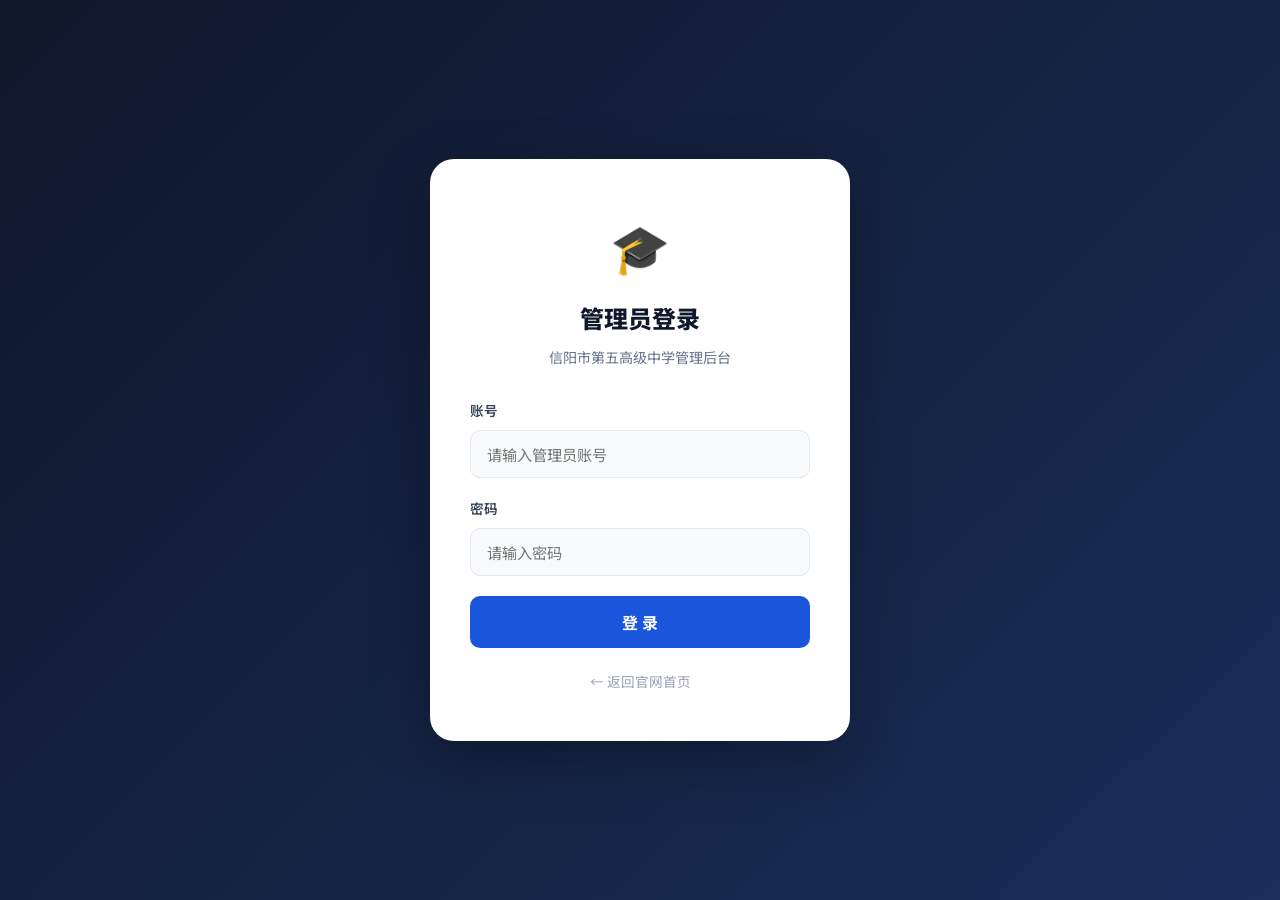
<file: admin.html>
<!DOCTYPE html>
<html lang="zh-CN">
<head>
  <meta charset="UTF-8" />
  <meta name="viewport" content="width=device-width, initial-scale=1.0" />
  <title>管理后台 - 信阳市第五高级中学</title>
  <link rel="stylesheet" href="css/style.css" />
  <link rel="stylesheet" href="css/admin.css" />
  <link rel="preconnect" href="https://fonts.googleapis.com" />
  <link href="https://fonts.googleapis.com/css2?family=Noto+Sans+SC:wght@300;400;500;700;900&display=swap" rel="stylesheet" />
</head>
<body>

  <div class="admin-wrap" id="app">

    <!-- Login Panel -->
    <div class="login-panel" id="loginPanel">
      <div class="login-card">
        <div class="login-logo">🎓</div>
        <h1>管理员登录</h1>
        <p>信阳市第五高级中学管理后台</p>
        <form id="loginForm" onsubmit="handleLogin(event)">
          <div class="form-group">
            <label for="username">账号</label>
            <input type="text" id="username" placeholder="请输入管理员账号" required autocomplete="username" />
          </div>
          <div class="form-group">
            <label for="password">密码</label>
            <input type="password" id="password" placeholder="请输入密码" required autocomplete="current-password" />
          </div>
          <div class="form-error" id="loginError" style="display:none"></div>
          <button type="submit" class="btn-login" id="loginBtn">登 录</button>
        </form>
        <a href="index.html" class="back-home">← 返回官网首页</a>
      </div>
    </div>

    <!-- Dashboard Panel -->
    <div class="dashboard" id="dashboard" style="display:none">
      <!-- Header -->
      <header class="dash-header">
        <div class="dash-header-inner">
          <div class="dash-title">
            <span>🎓</span>
            <h2>信阳市第五高级中学 <span>管理后台</span></h2>
          </div>
          <div class="dash-actions">
            <a href="index.html" class="dash-btn dash-btn-ghost" target="_blank">👁 查看官网</a>
            <button class="dash-btn dash-btn-danger" onclick="handleLogout()">退出登录</button>
          </div>
        </div>
      </header>

      <!-- Tabs -->
      <div class="dash-tabs">
        <button class="dash-tab active" data-tab="list" onclick="switchTab('list')">📋 公告列表</button>
        <button class="dash-tab" data-tab="post" onclick="switchTab('post')">✏️ 发布公告</button>
        <button class="dash-tab" data-tab="edit" onclick="switchTab('edit')">🗑️ 管理公告</button>
      </div>

      <!-- Tab: 公告列表 -->
      <div class="tab-content" id="tab-list">
        <div class="dash-toolbar">
          <h3>所有公告</h3>
          <button class="dash-btn dash-btn-primary" onclick="switchTab('post')">+ 发布新公告</button>
        </div>
        <div class="announcements-list" id="adminList">
          <div class="loading-state"><div class="spinner"></div><p>加载中...</p></div>
        </div>
      </div>

      <!-- Tab: 发布公告 -->
      <div class="tab-content" id="tab-post" style="display:none">
        <div class="dash-form-card">
          <h3>发布新公告</h3>
          <form id="postForm" onsubmit="handlePost(event)">
            <div class="form-group">
              <label for="postTitle">公告标题 <span class="required">*</span></label>
              <input type="text" id="postTitle" placeholder="请输入公告标题" required maxlength="100" />
            </div>
            <div class="form-group">
              <label for="postCategory">分类 <span class="required">*</span></label>
              <select id="postCategory" required>
                <option value="通知">📢 通知公告</option>
                <option value="新闻">📰 校园新闻</option>
                <option value="活动">🎉 学生活动</option>
              </select>
            </div>
            <div class="form-group">
              <label for="postContent">正文内容 <span class="required">*</span></label>
              <textarea id="postContent" placeholder="请输入公告正文内容..." required rows="10" maxlength="5000"></textarea>
              <small class="char-count"><span id="charCount">0</span> / 5000 字</small>
            </div>
            <div class="form-error" id="postError" style="display:none"></div>
            <div class="form-actions">
              <button type="button" class="dash-btn dash-btn-ghost" onclick="switchTab('list')">取消</button>
              <button type="submit" class="dash-btn dash-btn-primary" id="postBtn">发布公告</button>
            </div>
          </form>
        </div>
      </div>

      <!-- Tab: 管理公告 -->
      <div class="tab-content" id="tab-edit" style="display:none">
        <div class="dash-toolbar">
          <h3>管理公告</h3>
        </div>
        <div class="announcements-list" id="editList">
          <div class="loading-state"><div class="spinner"></div><p>加载中...</p></div>
        </div>
      </div>

    </div><!-- /dashboard -->
  </div><!-- /app -->

  <script src="js/admin.js"></script>
</body>
</html>
</file>
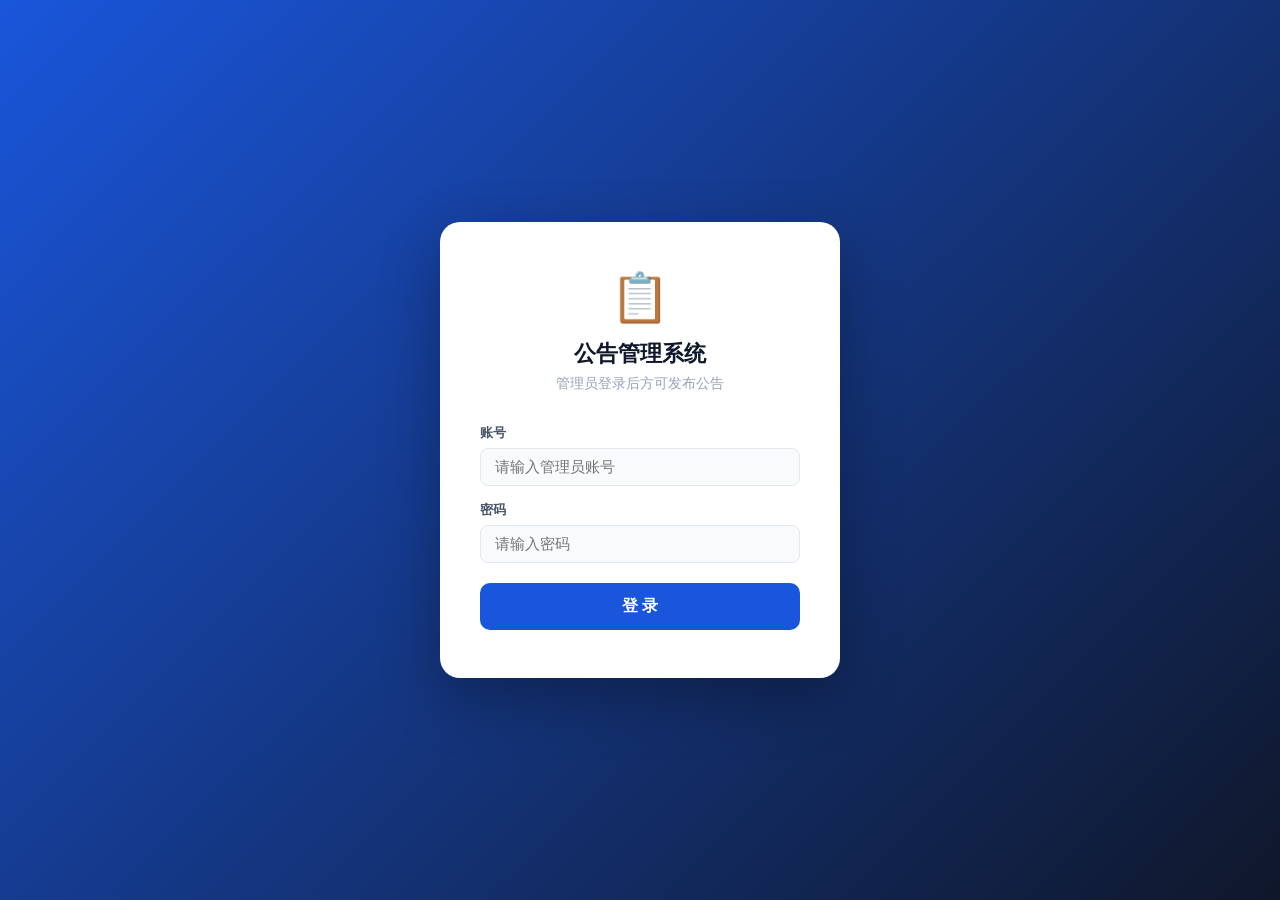
<file: announcement-admin.html>
<!DOCTYPE html>
<html lang="zh-CN">
<head>
<meta charset="UTF-8">
<meta name="viewport" content="width=device-width, initial-scale=1.0">
<title>公告管理系统</title>
<style>
*, *::before, *::after { box-sizing: border-box; margin: 0; padding: 0; }
body {
  font-family: 'Segoe UI', -apple-system, BlinkMacSystemFont, sans-serif;
  background: #f0f2f5;
  color: #1e293b;
  min-height: 100vh;
  display: flex;
  flex-direction: column;
}

/* 顶部导航 */
.topbar {
  background: #1a56db;
  color: #fff;
  padding: 0 32px;
  height: 60px;
  display: flex;
  align-items: center;
  justify-content: space-between;
  position: sticky;
  top: 0;
  z-index: 100;
  box-shadow: 0 2px 12px rgba(26,86,219,0.3);
}
.topbar-brand { font-size: 1.15rem; font-weight: 700; display: flex; align-items: center; gap: 10px; }
.topbar-brand span { font-size: 1.4rem; }
.topbar-actions { display: flex; align-items: center; gap: 12px; }
.topbar-user { font-size: 0.88rem; opacity: 0.85; }
.btn {
  padding: 8px 20px;
  border-radius: 8px;
  font-size: 0.88rem;
  font-weight: 600;
  font-family: inherit;
  cursor: pointer;
  border: none;
  transition: 0.2s;
}
.btn-blue { background: #fff; color: #1a56db; }
.btn-blue:hover { background: #f0f4ff; }
.btn-primary { background: #1a56db; color: #fff; }
.btn-primary:hover { background: #1340b0; }
.btn-ghost { background: transparent; color: rgba(255,255,255,0.85); border: 1.5px solid rgba(255,255,255,0.3); }
.btn-ghost:hover { background: rgba(255,255,255,0.1); }
.btn-danger { background: #fff; color: #dc2626; border: 1.5px solid #fecaca; }
.btn-danger:hover { background: #fef2f2; }
.btn-sm { padding: 6px 14px; font-size: 0.82rem; }
.btn:disabled { opacity: 0.6; cursor: not-allowed; }

/* 主内容 */
.main { max-width: 900px; width: 100%; margin: 0 auto; padding: 32px 24px; flex: 1; }

/* 统计卡片 */
.stats { display: grid; grid-template-columns: repeat(3, 1fr); gap: 16px; margin-bottom: 32px; }
.stat-card {
  background: #fff;
  border-radius: 14px;
  padding: 24px;
  text-align: center;
  border: 1px solid #e2e8f0;
  box-shadow: 0 2px 8px rgba(0,0,0,0.04);
}
.stat-card strong { display: block; font-size: 2.2rem; font-weight: 900; color: #1a56db; line-height: 1; margin-bottom: 6px; }
.stat-card span { font-size: 0.82rem; color: #94a3b8; font-weight: 500; }

/* 区块标题 */
.section-title {
  font-size: 1.05rem;
  font-weight: 700;
  color: #0f172a;
  margin-bottom: 16px;
  display: flex;
  align-items: center;
  gap: 8px;
}

/* 发布卡片 */
.post-card {
  background: #fff;
  border-radius: 14px;
  padding: 28px;
  border: 1px solid #e2e8f0;
  box-shadow: 0 2px 8px rgba(0,0,0,0.04);
  margin-bottom: 28px;
}
.form-row { display: grid; grid-template-columns: 1fr 1fr; gap: 16px; }
.form-group { margin-bottom: 16px; }
.form-group label {
  display: block;
  font-size: 0.82rem;
  font-weight: 600;
  color: #475569;
  margin-bottom: 6px;
}
.form-group input,
.form-group select,
.form-group textarea {
  width: 100%;
  padding: 10px 14px;
  border: 1.5px solid #e2e8f0;
  border-radius: 8px;
  font-size: 0.92rem;
  font-family: inherit;
  color: #1e293b;
  background: #f8fafc;
  transition: 0.2s;
  outline: none;
}
.form-group input:focus,
.form-group select:focus,
.form-group textarea:focus {
  border-color: #1a56db;
  background: #fff;
  box-shadow: 0 0 0 3px rgba(26,86,219,0.1);
}
.form-group textarea { resize: vertical; min-height: 120px; }
.form-actions { display: flex; justify-content: flex-end; gap: 12px; margin-top: 8px; }
.form-error {
  background: #fef2f2;
  border: 1px solid #fecaca;
  color: #dc2626;
  padding: 10px 16px;
  border-radius: 8px;
  font-size: 0.88rem;
  margin-bottom: 16px;
  display: none;
}

/* 公告列表 */
.list-card {
  background: #fff;
  border-radius: 14px;
  border: 1px solid #e2e8f0;
  box-shadow: 0 2px 8px rgba(0,0,0,0.04);
  overflow: hidden;
  margin-bottom: 28px;
}
.list-header {
  padding: 18px 24px;
  border-bottom: 1px solid #e2e8f0;
  display: flex;
  align-items: center;
  justify-content: space-between;
}
.list-header h3 { font-size: 0.95rem; font-weight: 700; color: #0f172a; }
.ann-item {
  padding: 18px 24px;
  border-bottom: 1px solid #f1f5f9;
  display: flex;
  align-items: center;
  gap: 16px;
  transition: 0.15s;
}
.ann-item:last-child { border-bottom: none; }
.ann-item:hover { background: #f8fafc; }
.ann-body { flex: 1; min-width: 0; }
.ann-meta { display: flex; align-items: center; gap: 10px; margin-bottom: 4px; }
.ann-badge {
  font-size: 0.68rem;
  font-weight: 700;
  letter-spacing: 0.5px;
  text-transform: uppercase;
  padding: 2px 10px;
  border-radius: 50px;
}
.ann-badge.tz { background: #fef3c7; color: #92400e; }
.ann-badge.xw { background: #e8effc; color: #1a56db; }
.ann-badge.hd { background: #f0fdf4; color: #15803d; }
.ann-date { font-size: 0.75rem; color: #94a3b8; }
.ann-title { font-size: 0.95rem; font-weight: 600; color: #0f172a; margin-bottom: 2px; white-space: nowrap; overflow: hidden; text-overflow: ellipsis; }
.ann-excerpt { font-size: 0.8rem; color: #94a3b8; white-space: nowrap; overflow: hidden; text-overflow: ellipsis; }
.ann-actions { display: flex; gap: 6px; flex-shrink: 0; }

/* 加载/空状态 */
.loading, .empty {
  text-align: center;
  padding: 48px 24px;
  color: #94a3b8;
}
.spinner {
  width: 32px; height: 32px;
  border: 3px solid #e2e8f0;
  border-top-color: #1a56db;
  border-radius: 50%;
  animation: spin 0.8s linear infinite;
  margin: 0 auto 12px;
}
@keyframes spin { to { transform: rotate(360deg); } }
.empty-icon { font-size: 2.5rem; margin-bottom: 8px; opacity: 0.4; }

/* 登录页 */
.login-wrap {
  min-height: 100vh;
  display: flex;
  align-items: center;
  justify-content: center;
  background: linear-gradient(135deg, #1a56db 0%, #0f172a 100%);
  padding: 24px;
}
.login-card {
  background: #fff;
  border-radius: 20px;
  padding: 48px 40px;
  width: 100%;
  max-width: 400px;
  box-shadow: 0 20px 60px rgba(0,0,0,0.3);
  text-align: center;
}
.login-icon { font-size: 3rem; margin-bottom: 12px; }
.login-card h1 { font-size: 1.4rem; font-weight: 800; color: #0f172a; margin-bottom: 6px; }
.login-card p { font-size: 0.85rem; color: #94a3b8; margin-bottom: 32px; }
.login-form .form-group { text-align: left; margin-bottom: 16px; }
.login-form .form-group label { font-size: 0.8rem; }
.login-btn {
  width: 100%;
  padding: 13px;
  background: #1a56db;
  color: #fff;
  border: none;
  border-radius: 10px;
  font-size: 1rem;
  font-weight: 700;
  font-family: inherit;
  cursor: pointer;
  transition: 0.2s;
  margin-top: 4px;
}
.login-btn:hover { background: #1340b0; }
.login-btn:disabled { opacity: 0.6; cursor: not-allowed; }
.login-error {
  background: #fef2f2;
  border: 1px solid #fecaca;
  color: #dc2626;
  padding: 10px 14px;
  border-radius: 8px;
  font-size: 0.85rem;
  text-align: left;
  margin-bottom: 16px;
  display: none;
}

/* 确认弹窗 */
.modal-overlay {
  position: fixed;
  inset: 0;
  background: rgba(0,0,0,0.4);
  display: flex;
  align-items: center;
  justify-content: center;
  z-index: 999;
  backdrop-filter: blur(4px);
}
.modal-box {
  background: #fff;
  border-radius: 16px;
  padding: 32px;
  max-width: 380px;
  width: 90%;
  text-align: center;
  box-shadow: 0 20px 60px rgba(0,0,0,0.2);
}
.modal-box h3 { font-size: 1.05rem; font-weight: 700; color: #0f172a; margin-bottom: 8px; }
.modal-box p { font-size: 0.88rem; color: #64748b; margin-bottom: 24px; }
.modal-actions { display: flex; gap: 12px; justify-content: center; }

/* Toast */
.toast {
  position: fixed;
  bottom: 28px;
  right: 28px;
  padding: 12px 24px;
  border-radius: 10px;
  font-size: 0.88rem;
  font-weight: 600;
  color: #fff;
  z-index: 9999;
  box-shadow: 0 8px 24px rgba(0,0,0,0.2);
  animation: toastIn 0.3s ease;
  max-width: 340px;
}
.toast-success { background: #16a34a; }
.toast-error { background: #dc2626; }
@keyframes toastIn {
  from { opacity: 0; transform: translateY(16px); }
  to { opacity: 1; transform: translateY(0); }
}

/* 编辑弹窗 */
.edit-modal {
  position: fixed;
  inset: 0;
  background: rgba(0,0,0,0.4);
  display: flex;
  align-items: center;
  justify-content: center;
  z-index: 998;
  backdrop-filter: blur(4px);
}
.edit-box {
  background: #fff;
  border-radius: 16px;
  padding: 32px;
  width: 90%;
  max-width: 600px;
  max-height: 90vh;
  overflow-y: auto;
  box-shadow: 0 20px 60px rgba(0,0,0,0.2);
}
.edit-box h3 { font-size: 1.1rem; font-weight: 700; color: #0f172a; margin-bottom: 20px; }

/* 响应式 */
@media (max-width: 640px) {
  .form-row { grid-template-columns: 1fr; }
  .stats { grid-template-columns: repeat(3, 1fr); gap: 10px; }
  .stat-card { padding: 16px 8px; }
  .stat-card strong { font-size: 1.6rem; }
  .ann-actions .btn-sm { padding: 5px 10px; font-size: 0.75rem; }
}
</style>
</head>
<body>

<!-- 登录页 -->
<div id="loginPage" class="login-wrap">
  <div class="login-card">
    <div class="login-icon">📋</div>
    <h1>公告管理系统</h1>
    <p>管理员登录后方可发布公告</p>
    <form class="login-form" id="loginForm" onsubmit="handleLogin(event)">
      <div class="form-group">
        <label>账号</label>
        <input type="text" id="loginUser" placeholder="请输入管理员账号" required autocomplete="username">
      </div>
      <div class="form-group">
        <label>密码</label>
        <input type="password" id="loginPass" placeholder="请输入密码" required autocomplete="current-password">
      </div>
      <div class="login-error" id="loginErr"></div>
      <button type="submit" class="login-btn" id="loginBtn">登 录</button>
    </form>
  </div>
</div>

<!-- 管理后台 -->
<div id="adminPage" style="display:none">
  <header class="topbar">
    <div class="topbar-brand"><span>📋</span> 公告管理系统</div>
    <div class="topbar-actions">
      <span class="topbar-user" id="welcomeUser"></span>
      <button class="btn btn-ghost" onclick="handleLogout()">退出登录</button>
    </div>
  </header>

  <main class="main">
    <!-- 统计 -->
    <div class="stats">
      <div class="stat-card"><strong id="statTotal">-</strong><span>全部公告</span></div>
      <div class="stat-card"><strong id="statTz">-</strong><span>通知公告</span></div>
      <div class="stat-card"><strong id="statHd">-</strong><span>校园活动</span></div>
    </div>

    <!-- 发布 -->
    <div class="post-card">
      <div class="section-title">✏️ 发布公告</div>
      <form id="postForm" onsubmit="handlePost(event)">
        <div class="form-row">
          <div class="form-group">
            <label>公告标题 <span style="color:#ef4444">*</span></label>
            <input type="text" id="postTitle" placeholder="请输入公告标题" required maxlength="100">
          </div>
          <div class="form-group">
            <label>分类 <span style="color:#ef4444">*</span></label>
            <select id="postCat" required>
              <option value="通知">📢 通知公告</option>
              <option value="新闻">📰 校园新闻</option>
              <option value="活动">🎉 学生活动</option>
            </select>
          </div>
        </div>
        <div class="form-group">
          <label>正文内容 <span style="color:#ef4444">*</span></label>
          <textarea id="postContent" placeholder="请输入公告正文内容..." required maxlength="5000"></textarea>
        </div>
        <div class="form-error" id="postErr"></div>
        <div class="form-actions">
          <button type="button" class="btn btn-ghost" onclick="clearForm()" style="color:#64748b;border-color:#e2e8f0">清空</button>
          <button type="submit" class="btn btn-primary" id="postBtn">立即发布</button>
        </div>
      </form>
    </div>

    <!-- 公告列表 -->
    <div class="list-card">
      <div class="list-header">
        <h3>📋 公告列表</h3>
        <button class="btn btn-sm" onclick="loadList()" style="background:#f1f5f9;color:#475569;border:1px solid #e2e8f0">🔄 刷新</button>
      </div>
      <div id="annList">
        <div class="loading"><div class="spinner"></div><p>加载中...</p></div>
      </div>
    </div>
  </main>
</div>

<script>
// ---- 配置 ----
// 修改这里指向你的后端 API 地址
const API_BASE = '/api';

// ---- 本地存储 ----
const TOKEN_KEY = 'ann_token';
const USER_KEY = 'ann_user';

// ---- Auth ----
function getToken() { return localStorage.getItem(TOKEN_KEY); }
function getUser() { try { return JSON.parse(localStorage.getItem(USER_KEY) \|\| 'null'); } catch { return null; } }

function showLogin() {
  document.getElementById('loginPage').style.display = 'flex';
  document.getElementById('adminPage').style.display = 'none';
}
function showAdmin() {
  document.getElementById('loginPage').style.display = 'none';
  document.getElementById('adminPage').style.display = 'block';
  document.getElementById('welcomeUser').textContent = '👤 ' + (getUser()?.username || '管理员');
  loadList();
}

// ---- API 请求 ----
async function api(path, options = {}) {
  const headers = { 'Content-Type': 'application/json', ...options.headers };
  const token = getToken();
  if (token) headers['Authorization'] = 'Bearer ' + token;
  const res = await fetch(API_BASE + path, { ...options, headers });
  if (res.status === 401) { handleLogout(); throw new Error('登录已过期'); }
  const data = await res.json();
  if (!res.ok) throw new Error(data.message || '请求失败');
  return data;
}

// ---- 登录 ----
async function handleLogin(e) {
  e.preventDefault();
  const u = document.getElementById('loginUser').value.trim();
  const p = document.getElementById('loginPass').value;
  const btn = document.getElementById('loginBtn');
  const errEl = document.getElementById('loginErr');
  errEl.style.display = 'none';
  btn.disabled = true; btn.textContent = '登录中...';
  try {
    const data = await api('/auth/login', { method: 'POST', body: JSON.stringify({ username: u, password: p }) });
    localStorage.setItem(TOKEN_KEY, data.token);
    localStorage.setItem(USER_KEY, JSON.stringify(data.user));
    showAdmin();
  } catch (err) {
    errEl.textContent = err.message; errEl.style.display = 'block';
  } finally {
    btn.disabled = false; btn.textContent = '登 录';
  }
}

function handleLogout() {
  localStorage.removeItem(TOKEN_KEY);
  localStorage.removeItem(USER_KEY);
  showLogin();
}

// ---- 列表 ----
function formatDate(s) {
  const d = new Date(s);
  const M = String(d.getMonth()+1).padStart(2,'0');
  const D = String(d.getDate()).padStart(2,'0');
  return `${d.getFullYear()}-${M}-${D}`;
}

function catBadge(cat) {
  const map = { '通知': 'tz', '新闻': 'xw', '活动': 'hd' };
  return `<span class="ann-badge ${map[cat]||'xw'}">${cat}</span>`;
}

function esc(s) {
  const d = document.createElement('div'); d.textContent = s; return d.innerHTML;
}

async function loadList() {
  const el = document.getElementById('annList');
  el.innerHTML = '<div class="loading"><div class="spinner"></div><p>加载中...</p></div>';
  try {
    const data = await api('/announcements');
    const items = (data.result || []).sort((a,b) => new Date(b.created_at) - new Date(a.created_at));
    updateStats(items);
    if (!items.length) {
      el.innerHTML = '<div class="empty"><div class="empty-icon">📭</div><p>暂无公告，点击上方发布按钮</p></div>';
      return;
    }
    el.innerHTML = items.map(item => `
      <div class="ann-item">
        <div class="ann-body">
          <div class="ann-meta">${catBadge(item.category)}<span class="ann-date">${formatDate(item.created_at)}</span></div>
          <div class="ann-title">${esc(item.title)}</div>
          <div class="ann-excerpt">${esc(item.content || '（无正文）')}</div>
        </div>
        <div class="ann-actions">
          <button class="btn btn-sm btn-primary" onclick="editAnn('${item.id}')">编辑</button>
          <button class="btn btn-sm btn-danger" onclick="confirmDel('${item.id}')">删除</button>
        </div>
      </div>`).join('');
  } catch (err) {
    el.innerHTML = `<div class="empty"><div class="empty-icon">⚠️</div><p>${esc(err.message)}</p></div>`;
  }
}

function updateStats(items) {
  document.getElementById('statTotal').textContent = items.length;
  document.getElementById('statTz').textContent = items.filter(i => i.category === '通知').length;
  document.getElementById('statHd').textContent = items.filter(i => i.category === '活动').length;
}

// ---- 发布 ----
async function handlePost(e) {
  e.preventDefault();
  const title = document.getElementById('postTitle').value.trim();
  const category = document.getElementById('postCat').value;
  const content = document.getElementById('postContent').value.trim();
  const btn = document.getElementById('postBtn');
  const errEl = document.getElementById('postErr');
  errEl.style.display = 'none';
  btn.disabled = true; btn.textContent = '发布中...';
  try {
    await api('/announcements', { method: 'POST', body: JSON.stringify({ title, category, content }) });
    showToast('发布成功！', 'success');
    clearForm();
    loadList();
  } catch (err) {
    errEl.textContent = err.message; errEl.style.display = 'block';
  } finally {
    btn.disabled = false; btn.textContent = '立即发布';
  }
}

function clearForm() {
  document.getElementById('postForm').reset();
  document.getElementById('postErr').style.display = 'none';
}

// ---- 编辑 ----
async function editAnn(id) {
  try {
    const data = await api('/announcements/' + id);
    const item = data.result;
    const catOptions = ['通知','新闻','活动'].map(c =>
      `<option value="${c}" ${item.category===c?'selected':''}>${c}</option>`).join('');
    const overlay = document.createElement('div');
    overlay.className = 'edit-modal';
    overlay.id = 'editModal';
    overlay.innerHTML = `
      <div class="edit-box">
        <h3>✏️ 编辑公告</h3>
        <div class="form-group"><label>标题 <span style="color:#ef4440">*</span></label>
          <input type="text" id="editTitle" value="${esc(item.title)}" maxlength="100"></div>
        <div class="form-row">
          <div class="form-group"><label>分类</label><select id="editCat">${catOptions}</select></div>
        </div>
        <div class="form-group"><label>正文</label>
          <textarea id="editContent">${esc(item.content||'')}</textarea></div>
        <div id="editErr" style="display:none;color:#dc2626;font-size:0.85rem;margin-bottom:12px"></div>
        <div style="display:flex;justify-content:flex-end;gap:10px">
          <button class="btn" style="background:#f1f5f9;color:#475569;border:1px solid #e2e8f0" onclick="closeEdit()">取消</button>
          <button class="btn btn-primary" onclick="doEdit('${id}')">保存修改</button>
        </div>
      </div>`;
    document.body.appendChild(overlay);
  } catch (err) { showToast(err.message, 'error'); }
}

async function doEdit(id) {
  const title = document.getElementById('editTitle').value.trim();
  const category = document.getElementById('editCat').value;
  const content = document.getElementById('editContent').value.trim();
  const errEl = document.getElementById('editErr');
  errEl.style.display = 'none';
  try {
    await api('/announcements/' + id, { method: 'PUT', body: JSON.stringify({ title, category, content }) });
    showToast('修改成功', 'success');
    closeEdit();
    loadList();
  } catch (err) { errEl.textContent = err.message; errEl.style.display = 'block'; }
}

function closeEdit() { document.getElementById('editModal')?.remove(); }

// ---- 删除 ----
function confirmDel(id) {
  const m = document.createElement('div');
  m.className = 'modal-overlay';
  m.id = 'confirmModal';
  m.innerHTML = `
    <div class="modal-box">
      <h3>确认删除</h3>
      <p>删除后无法恢复，确定要删除吗？</p>
      <div class="modal-actions">
        <button class="btn" style="background:#f1f5f9;color:#475569;border:1px solid #e2e8f0" onclick="closeConfirm()">取消</button>
        <button class="btn btn-danger" onclick="doDelete('${id}')">确认删除</button>
      </div>
    </div>`;
  document.body.appendChild(m);
}
function closeConfirm() { document.getElementById('confirmModal')?.remove(); }

async function doDelete(id) {
  closeConfirm();
  try {
    await api('/announcements/' + id, { method: 'DELETE' });
    showToast('删除成功', 'success');
    loadList();
  } catch (err) { showToast(err.message, 'error'); }
}

// ---- Toast ----
function showToast(msg, type = 'success') {
  const t = document.createElement('div');
  t.className = 'toast toast-' + type;
  t.textContent = msg;
  document.body.appendChild(t);
  setTimeout(() => t.remove(), 3200);
}

// ---- 初始化 ----
(function() {
  if (getToken()) showAdmin(); else showLogin();
})();
</script>
</body>
</html>
</file>
<file: css/style.css>
/* =============================================
   信阳市第五高级中学 - 学校官网样式
   现代大厂风格 · 蓝金配色 · 简洁专业
   ============================================= */

/* ---------- CSS Variables ---------- */
:root {
  --primary: #1a56db;       /* 蓝色主色 */
  --primary-dark: #1340b0;
  --primary-light: #e8effc;
  --accent: #f5a623;        /* 金色点缀 */
  --accent-dark: #d4891a;
  --dark: #0f172a;          /* 深色背景 */
  --text: #1e293b;          /* 主文本 */
  --text-light: #64748b;    /* 次文本 */
  --bg: #ffffff;
  --bg-alt: #f8fafc;
  --bg-dark: #0f172a;
  --border: #e2e8f0;
  --radius: 16px;
  --radius-sm: 8px;
  --shadow: 0 4px 24px rgba(26, 86, 219, 0.08);
  --shadow-lg: 0 12px 48px rgba(26, 86, 219, 0.12);
  --transition: 0.3s cubic-bezier(0.4, 0, 0.2, 1);
  --max-w: 1200px;
}

/* ---------- Reset & Base ---------- */
*, *::before, *::after { box-sizing: border-box; margin: 0; padding: 0; }
html { scroll-behavior: smooth; font-size: 16px; }
body {
  font-family: 'Noto Sans SC', -apple-system, BlinkMacSystemFont, sans-serif;
  color: var(--text);
  background: var(--bg);
  line-height: 1.6;
  -webkit-font-smoothing: antialiased;
}
a { color: inherit; text-decoration: none; transition: var(--transition); }
ul { list-style: none; }
img { max-width: 100%; display: block; }
button { font-family: inherit; cursor: pointer; border: none; outline: none; }

/* ---------- Utility ---------- */
.container { max-width: var(--max-w); margin: 0 auto; padding: 0 24px; }
.section { padding: 100px 0; }
.section-header {
  text-align: center;
  margin-bottom: 64px;
}
.section-tag {
  display: inline-block;
  font-size: 0.75rem;
  font-weight: 700;
  letter-spacing: 3px;
  text-transform: uppercase;
  color: var(--primary);
  background: var(--primary-light);
  padding: 6px 16px;
  border-radius: 50px;
  margin-bottom: 16px;
}
.section-header.light .section-tag {
  color: var(--accent);
  background: rgba(245, 166, 35, 0.15);
}
.section-title {
  font-size: 2.5rem;
  font-weight: 900;
  color: var(--dark);
  letter-spacing: -0.5px;
}
.section-header.light .section-title { color: #fff; }
.section-sub {
  font-size: 1rem;
  color: var(--text-light);
  margin-top: 12px;
}
.section-header.light .section-sub { color: rgba(255,255,255,0.6); }

.btn {
  display: inline-flex;
  align-items: center;
  gap: 8px;
  padding: 14px 32px;
  border-radius: 50px;
  font-size: 0.95rem;
  font-weight: 600;
  transition: var(--transition);
  cursor: pointer;
  border: none;
}
.btn-primary {
  background: var(--primary);
  color: #fff;
  box-shadow: 0 4px 16px rgba(26, 86, 219, 0.35);
}
.btn-primary:hover {
  background: var(--primary-dark);
  transform: translateY(-2px);
  box-shadow: 0 8px 24px rgba(26, 86, 219, 0.45);
}
.btn-ghost {
  background: transparent;
  color: #fff;
  border: 1.5px solid rgba(255,255,255,0.4);
}
.btn-ghost:hover { background: rgba(255,255,255,0.1); }

/* ---------- Navbar ---------- */
.navbar {
  position: fixed;
  top: 0;
  left: 0;
  right: 0;
  z-index: 1000;
  background: rgba(255,255,255,0);
  backdrop-filter: blur(0px);
  transition: var(--transition);
}
.navbar.scrolled {
  background: rgba(255,255,255,0.92);
  backdrop-filter: blur(20px);
  box-shadow: 0 1px 20px rgba(0,0,0,0.08);
}
.nav-inner {
  max-width: var(--max-w);
  margin: 0 auto;
  padding: 0 24px;
  height: 72px;
  display: flex;
  align-items: center;
  justify-content: space-between;
}
.nav-logo {
  display: flex;
  align-items: center;
  gap: 10px;
  font-weight: 800;
  font-size: 1.1rem;
  color: #fff;
  transition: var(--transition);
}
.navbar.scrolled .nav-logo { color: var(--dark); }
.logo-icon { font-size: 1.6rem; }
.nav-links {
  display: flex;
  align-items: center;
  gap: 8px;
}
.nav-links a {
  color: rgba(255,255,255,0.85);
  font-size: 0.9rem;
  font-weight: 500;
  padding: 8px 16px;
  border-radius: 50px;
  transition: var(--transition);
}
.nav-links a:hover,
.nav-links a.active { color: #fff; background: rgba(255,255,255,0.15); }
.navbar.scrolled .nav-links a { color: var(--text); }
.navbar.scrolled .nav-links a:hover,
.navbar.scrolled .nav-links a.active { color: var(--primary); background: var(--primary-light); }
.nav-admin-btn {
  background: var(--primary) !important;
  color: #fff !important;
  font-weight: 600 !important;
}
.navbar.scrolled .nav-admin-btn { background: var(--primary) !important; }
.nav-toggle {
  display: none;
  flex-direction: column;
  gap: 5px;
  background: none;
  padding: 4px;
}
.nav-toggle span {
  display: block;
  width: 24px;
  height: 2px;
  background: #fff;
  border-radius: 2px;
  transition: var(--transition);
}
.navbar.scrolled .nav-toggle span { background: var(--dark); }

/* ---------- Hero ---------- */
.hero {
  position: relative;
  min-height: 100vh;
  display: flex;
  align-items: center;
  justify-content: center;
  overflow: hidden;
  background: var(--dark);
}
.hero-bg {
  position: absolute;
  inset: 0;
  background:
    linear-gradient(135deg, #0f172a 0%, #1a2e5a 40%, #1a3a7a 60%, #0f172a 100%);
  z-index: 0;
}
.hero-bg::before {
  content: '';
  position: absolute;
  top: -50%;
  left: -20%;
  width: 70%;
  height: 200%;
  background: radial-gradient(ellipse, rgba(26, 86, 219, 0.2) 0%, transparent 70%);
  animation: heroFloat 15s ease-in-out infinite;
}
.hero-bg::after {
  content: '';
  position: absolute;
  bottom: -30%;
  right: -10%;
  width: 60%;
  height: 150%;
  background: radial-gradient(ellipse, rgba(245, 166, 35, 0.08) 0%, transparent 65%);
  animation: heroFloat2 18s ease-in-out infinite;
}
@keyframes heroFloat {
  0%, 100% { transform: translate(0, 0) rotate(0deg); }
  50% { transform: translate(40px, -30px) rotate(3deg); }
}
@keyframes heroFloat2 {
  0%, 100% { transform: translate(0, 0); }
  50% { transform: translate(-30px, 20px); }
}
.hero-content {
  position: relative;
  z-index: 2;
  text-align: center;
  padding: 0 24px;
  max-width: 800px;
}
.hero-sub {
  font-size: 0.85rem;
  font-weight: 600;
  letter-spacing: 4px;
  text-transform: uppercase;
  color: var(--accent);
  margin-bottom: 20px;
  opacity: 0;
  animation: fadeUp 0.8s ease forwards 0.2s;
}
.hero-title {
  font-size: clamp(2.5rem, 6vw, 4.5rem);
  font-weight: 900;
  color: #fff;
  line-height: 1.1;
  letter-spacing: -1px;
  margin-bottom: 20px;
  opacity: 0;
  animation: fadeUp 0.8s ease forwards 0.4s;
}
.hero-desc {
  font-size: 1.1rem;
  color: rgba(255,255,255,0.6);
  margin-bottom: 32px;
  opacity: 0;
  animation: fadeUp 0.8s ease forwards 0.6s;
}
.hero-tags {
  display: flex;
  flex-wrap: wrap;
  justify-content: center;
  gap: 12px;
  margin-bottom: 40px;
  opacity: 0;
  animation: fadeUp 0.8s ease forwards 0.8s;
}
.hero-tags span {
  background: rgba(255,255,255,0.08);
  border: 1px solid rgba(255,255,255,0.12);
  color: rgba(255,255,255,0.8);
  font-size: 0.8rem;
  font-weight: 500;
  padding: 8px 18px;
  border-radius: 50px;
  backdrop-filter: blur(8px);
}
.hero-content .btn {
  opacity: 0;
  animation: fadeUp 0.8s ease forwards 1s;
}
.hero-scroll-hint {
  position: absolute;
  bottom: 40px;
  left: 50%;
  transform: translateX(-50%);
  z-index: 2;
  text-align: center;
  color: rgba(255,255,255,0.4);
  font-size: 0.75rem;
  letter-spacing: 2px;
  animation: fadeUp 0.8s ease forwards 1.2s;
  opacity: 0;
}
.scroll-arrow {
  width: 20px;
  height: 20px;
  border-right: 2px solid rgba(255,255,255,0.3);
  border-bottom: 2px solid rgba(255,255,255,0.3);
  transform: rotate(45deg);
  margin: 8px auto 0;
  animation: scrollBounce 2s ease-in-out infinite;
}
@keyframes scrollBounce {
  0%, 100% { transform: rotate(45deg) translateY(0); }
  50% { transform: rotate(45deg) translateY(6px); }
}
@keyframes fadeUp {
  from { opacity: 0; transform: translateY(30px); }
  to { opacity: 1; transform: translateY(0); }
}

/* ---------- Stats ---------- */
.stats-bar {
  background: var(--bg);
  border-bottom: 1px solid var(--border);
  padding: 40px 0;
  box-shadow: var(--shadow);
  position: relative;
  z-index: 5;
}
.stats-grid {
  display: grid;
  grid-template-columns: repeat(5, 1fr);
  gap: 0;
}
.stat-item {
  text-align: center;
  padding: 0 24px;
  border-right: 1px solid var(--border);
}
.stat-item:last-child { border-right: none; }
.stat-item strong {
  display: block;
  font-size: 2.2rem;
  font-weight: 900;
  color: var(--primary);
  letter-spacing: -1px;
  line-height: 1;
  margin-bottom: 6px;
}
.stat-item span {
  font-size: 0.82rem;
  color: var(--text-light);
  font-weight: 500;
}

/* ---------- About ---------- */
.about-grid {
  display: grid;
  grid-template-columns: 1fr 1fr;
  gap: 80px;
  align-items: center;
}
.about-text h3 {
  font-size: 1.5rem;
  font-weight: 800;
  color: var(--dark);
  margin-bottom: 20px;
}
.about-text p {
  font-size: 1rem;
  color: var(--text-light);
  line-height: 1.8;
  margin-bottom: 16px;
}
.about-highlights { margin-top: 32px; display: flex; flex-direction: column; gap: 20px; }
.highlight-item {
  display: flex;
  align-items: flex-start;
  gap: 16px;
  padding: 16px 20px;
  background: var(--bg-alt);
  border-radius: var(--radius);
  border-left: 3px solid var(--primary);
}
.highlight-icon { font-size: 1.4rem; flex-shrink: 0; }
.highlight-item strong { display: block; font-weight: 700; color: var(--dark); margin-bottom: 2px; }
.highlight-item p { font-size: 0.9rem; color: var(--text-light); margin: 0; }

.about-visual {
  display: grid;
  grid-template-columns: 1fr 1fr;
  gap: 16px;
}
.about-card {
  background: var(--bg);
  border: 1px solid var(--border);
  border-radius: var(--radius);
  padding: 28px 24px;
  transition: var(--transition);
}
.about-card:hover {
  transform: translateY(-4px);
  box-shadow: var(--shadow-lg);
  border-color: var(--primary);
}
.about-card-icon { font-size: 2rem; margin-bottom: 12px; }
.about-card h4 { font-size: 1rem; font-weight: 700; color: var(--dark); margin-bottom: 6px; }
.about-card p { font-size: 0.85rem; color: var(--text-light); }
.about-card-1 { background: var(--primary-light); border-color: rgba(26,86,219,0.2); }
.about-card-2 { background: #fffbeb; border-color: rgba(245,166,35,0.2); }
.about-card-3 { background: #f0fdf4; border-color: rgba(16,185,129,0.2); }
.about-card-4 { background: #fdf2f8; border-color: rgba(236,72,153,0.2); }

/* ---------- Honors ---------- */
.honors-section {
  background: var(--dark);
  position: relative;
  overflow: hidden;
}
.honors-section::before {
  content: '';
  position: absolute;
  top: 0; left: 0; right: 0; bottom: 0;
  background: radial-gradient(ellipse at 20% 50%, rgba(26,86,219,0.15) 0%, transparent 60%);
}
.honors-grid {
  display: grid;
  grid-template-columns: repeat(4, 1fr);
  gap: 24px;
  position: relative;
  z-index: 1;
}
.honor-item {
  text-align: center;
  padding: 40px 24px;
  background: rgba(255,255,255,0.05);
  border: 1px solid rgba(255,255,255,0.08);
  border-radius: var(--radius);
  transition: var(--transition);
}
.honor-item:hover {
  background: rgba(255,255,255,0.08);
  transform: translateY(-4px);
  border-color: rgba(245,166,35,0.3);
}
.honor-icon { font-size: 2.5rem; margin-bottom: 16px; }
.honor-item h4 { font-size: 1rem; font-weight: 700; color: #fff; margin-bottom: 8px; }
.honor-item p { font-size: 0.85rem; color: rgba(255,255,255,0.55); }

/* ---------- News / Announcements ---------- */
.news-filter {
  display: flex;
  justify-content: center;
  gap: 12px;
  margin-bottom: 48px;
  flex-wrap: wrap;
}
.filter-btn {
  padding: 10px 24px;
  border-radius: 50px;
  font-size: 0.88rem;
  font-weight: 600;
  background: var(--bg-alt);
  color: var(--text-light);
  border: 1.5px solid var(--border);
  transition: var(--transition);
}
.filter-btn:hover { border-color: var(--primary); color: var(--primary); }
.filter-btn.active {
  background: var(--primary);
  color: #fff;
  border-color: var(--primary);
  box-shadow: 0 4px 12px rgba(26,86,219,0.3);
}

.news-list { display: flex; flex-direction: column; gap: 20px; }

.news-card {
  display: flex;
  align-items: center;
  gap: 24px;
  padding: 28px;
  background: var(--bg);
  border: 1px solid var(--border);
  border-radius: var(--radius);
  transition: var(--transition);
  cursor: pointer;
}
.news-card:hover {
  border-color: var(--primary);
  box-shadow: var(--shadow-lg);
  transform: translateX(4px);
}
.news-card-meta {
  flex-shrink: 0;
  width: 72px;
  text-align: center;
  background: var(--primary-light);
  border-radius: var(--radius-sm);
  padding: 10px 8px;
}
.news-date-day { font-size: 1.8rem; font-weight: 900; color: var(--primary); line-height: 1; }
.news-date-month { font-size: 0.75rem; color: var(--text-light); font-weight: 600; text-transform: uppercase; }
.news-card-content { flex: 1; }
.news-card-category {
  display: inline-block;
  font-size: 0.72rem;
  font-weight: 700;
  letter-spacing: 1px;
  text-transform: uppercase;
  padding: 3px 10px;
  border-radius: 50px;
  margin-bottom: 8px;
}
.news-card-category.通知 { background: #fef3c7; color: #92400e; }
.news-card-category.新闻 { background: var(--primary-light); color: var(--primary); }
.news-card-category.活动 { background: #f0fdf4; color: #166534; }
.news-card-title {
  font-size: 1.05rem;
  font-weight: 700;
  color: var(--dark);
  margin-bottom: 6px;
  line-height: 1.4;
}
.news-card-excerpt { font-size: 0.88rem; color: var(--text-light); line-height: 1.6; }
.news-card-arrow { color: var(--text-light); font-size: 1.2rem; transition: var(--transition); }
.news-card:hover .news-card-arrow { color: var(--primary); transform: translateX(4px); }

.news-empty {
  text-align: center;
  padding: 60px 24px;
  color: var(--text-light);
}
.news-empty-icon { font-size: 3rem; margin-bottom: 16px; opacity: 0.5; }
.news-loading { text-align: center; padding: 60px; }
.spinner {
  width: 40px; height: 40px;
  border: 3px solid var(--border);
  border-top-color: var(--primary);
  border-radius: 50%;
  animation: spin 0.8s linear infinite;
  margin: 0 auto 16px;
}
@keyframes spin { to { transform: rotate(360deg); } }

/* ---------- Features ---------- */
.features-section { background: var(--bg-alt); }
.features-grid {
  display: grid;
  grid-template-columns: repeat(4, 1fr);
  gap: 24px;
}
.feature-card {
  background: var(--bg);
  border-radius: var(--radius);
  padding: 36px 28px;
  border: 1px solid var(--border);
  transition: var(--transition);
  position: relative;
  overflow: hidden;
}
.feature-card::before {
  content: '';
  position: absolute;
  top: 0; left: 0; right: 0;
  height: 3px;
  background: linear-gradient(90deg, var(--primary), var(--accent));
  transform: scaleX(0);
  transform-origin: left;
  transition: var(--transition);
}
.feature-card:hover { transform: translateY(-6px); box-shadow: var(--shadow-lg); }
.feature-card:hover::before { transform: scaleX(1); }
.feature-icon { font-size: 2.5rem; margin-bottom: 20px; }
.feature-card h3 { font-size: 1.2rem; font-weight: 800; color: var(--dark); margin-bottom: 12px; }
.feature-card p { font-size: 0.88rem; color: var(--text-light); line-height: 1.7; margin-bottom: 20px; }
.feature-tag {
  display: inline-block;
  font-size: 0.75rem;
  font-weight: 700;
  letter-spacing: 1px;
  text-transform: uppercase;
  color: var(--primary);
  background: var(--primary-light);
  padding: 5px 14px;
  border-radius: 50px;
}

/* ---------- Contact ---------- */
.contact-grid {
  display: grid;
  grid-template-columns: 1fr 1fr;
  gap: 64px;
  align-items: center;
}
.contact-info { display: flex; flex-direction: column; gap: 32px; }
.contact-item { display: flex; align-items: flex-start; gap: 20px; }
.contact-icon { font-size: 1.6rem; flex-shrink: 0; width: 48px; height: 48px; display: flex; align-items: center; justify-content: center; background: var(--primary-light); border-radius: 50%; }
.contact-item h4 { font-size: 0.95rem; font-weight: 700; color: var(--dark); margin-bottom: 4px; }
.contact-item p { font-size: 0.9rem; color: var(--text-light); margin: 0; }
.contact-map {
  background: var(--bg-alt);
  border-radius: var(--radius);
  overflow: hidden;
  border: 1px solid var(--border);
  min-height: 300px;
  display: flex;
  align-items: center;
  justify-content: center;
}
.map-placeholder {
  text-align: center;
  padding: 40px;
}
.map-placeholder p { font-size: 1rem; font-weight: 600; color: var(--dark); margin-bottom: 8px; }
.map-placeholder small { color: var(--text-light); font-size: 0.85rem; }

/* ---------- Footer ---------- */
.footer {
  background: var(--dark);
  color: rgba(255,255,255,0.7);
  padding: 64px 0 0;
}
.footer-inner {
  display: grid;
  grid-template-columns: 2fr 1fr 1fr;
  gap: 64px;
  padding-bottom: 48px;
  border-bottom: 1px solid rgba(255,255,255,0.08);
}
.footer-brand h3 { font-size: 1.1rem; font-weight: 800; color: #fff; margin-bottom: 12px; }
.footer-brand p { font-size: 0.85rem; line-height: 1.8; opacity: 0.6; }
.footer-links h4 { font-size: 0.85rem; font-weight: 700; text-transform: uppercase; letter-spacing: 2px; color: #fff; margin-bottom: 20px; }
.footer-links ul { display: flex; flex-direction: column; gap: 10px; }
.footer-links a { font-size: 0.88rem; opacity: 0.6; transition: var(--transition); }
.footer-links a:hover { opacity: 1; color: var(--accent); }
.footer-bottom {
  text-align: center;
  padding: 24px;
  font-size: 0.82rem;
  opacity: 0.4;
}

/* ---------- Responsive ---------- */
@media (max-width: 1024px) {
  .stats-grid { grid-template-columns: repeat(3, 1fr); }
  .stat-item:nth-child(3) { border-right: none; }
  .about-grid { grid-template-columns: 1fr; gap: 48px; }
  .about-visual { grid-template-columns: repeat(4, 1fr); }
  .honors-grid { grid-template-columns: repeat(2, 1fr); }
  .features-grid { grid-template-columns: repeat(2, 1fr); }
  .contact-grid { grid-template-columns: 1fr; gap: 40px; }
  .footer-inner { grid-template-columns: 1fr 1fr; gap: 40px; }
}

@media (max-width: 768px) {
  .nav-links { display: none; }
  .nav-toggle { display: flex; }
  .nav-links.open {
    display: flex;
    flex-direction: column;
    position: fixed;
    top: 72px; left: 0; right: 0;
    background: rgba(255,255,255,0.97);
    backdrop-filter: blur(20px);
    padding: 24px;
    gap: 8px;
    box-shadow: 0 8px 32px rgba(0,0,0,0.1);
    border-radius: 0 0 var(--radius) var(--radius);
  }
  .nav-links.open a { color: var(--text); justify-content: center; }
  .nav-links.open a:hover { background: var(--primary-light); color: var(--primary); }
  .stats-grid { grid-template-columns: repeat(2, 1fr); gap: 24px; }
  .stat-item { border-right: none; border-bottom: 1px solid var(--border); padding-bottom: 16px; }
  .stat-item:nth-child(odd) { border-right: 1px solid var(--border); }
  .stat-item:last-child, .stat-item:nth-last-child(2) { border-bottom: none; }
  .about-visual { grid-template-columns: 1fr 1fr; }
  .honors-grid { grid-template-columns: 1fr; }
  .features-grid { grid-template-columns: 1fr; }
  .footer-inner { grid-template-columns: 1fr; gap: 32px; }
  .section { padding: 64px 0; }
  .section-title { font-size: 1.8rem; }
  .news-card { flex-direction: column; align-items: flex-start; }
  .news-card-arrow { display: none; }
  .hero-tags { gap: 8px; }
  .hero-tags span { font-size: 0.72rem; padding: 6px 12px; }
}
</file>
<file: css/admin.css>
/* =============================================
   管理后台样式
   ============================================= */

.admin-wrap { min-height: 100vh; background: #f0f2f7; }

/* Login */
.login-panel {
  min-height: 100vh;
  display: flex;
  align-items: center;
  justify-content: center;
  background: linear-gradient(135deg, #0f172a 0%, #1a2e5a 100%);
  padding: 24px;
}
.login-card {
  background: #fff;
  border-radius: 24px;
  padding: 48px 40px;
  width: 100%;
  max-width: 420px;
  box-shadow: 0 20px 60px rgba(0,0,0,0.3);
  text-align: center;
}
.login-logo { font-size: 3rem; margin-bottom: 16px; }
.login-card h1 { font-size: 1.5rem; font-weight: 800; color: #0f172a; margin-bottom: 8px; }
.login-card p { font-size: 0.88rem; color: #64748b; margin-bottom: 32px; }

/* Form */
.form-group { text-align: left; margin-bottom: 20px; }
.form-group label {
  display: block;
  font-size: 0.85rem;
  font-weight: 600;
  color: #334155;
  margin-bottom: 8px;
}
.required { color: #ef4444; }
.form-group input,
.form-group select,
.form-group textarea {
  width: 100%;
  padding: 12px 16px;
  border: 1.5px solid #e2e8f0;
  border-radius: 10px;
  font-size: 0.95rem;
  font-family: inherit;
  color: #1e293b;
  background: #f8fafc;
  transition: 0.2s;
  outline: none;
}
.form-group input:focus,
.form-group select:focus,
.form-group textarea:focus {
  border-color: #1a56db;
  background: #fff;
  box-shadow: 0 0 0 3px rgba(26,86,219,0.1);
}
.form-group textarea { resize: vertical; min-height: 160px; }
.char-count { display: block; text-align: right; color: #94a3b8; font-size: 0.78rem; margin-top: 4px; }
.form-error {
  background: #fef2f2;
  border: 1px solid #fecaca;
  color: #dc2626;
  padding: 10px 16px;
  border-radius: 8px;
  font-size: 0.88rem;
  margin-bottom: 16px;
  text-align: left;
}

/* Login button */
.btn-login {
  width: 100%;
  padding: 14px;
  background: #1a56db;
  color: #fff;
  border: none;
  border-radius: 10px;
  font-size: 1rem;
  font-weight: 700;
  font-family: inherit;
  cursor: pointer;
  transition: 0.2s;
  margin-bottom: 20px;
}
.btn-login:hover { background: #1340b0; transform: translateY(-1px); }
.btn-login:disabled { opacity: 0.6; cursor: not-allowed; transform: none; }
.back-home { font-size: 0.85rem; color: #94a3b8; }
.back-home:hover { color: #1a56db; }

/* Dashboard */
.dashboard { min-height: 100vh; }
.dash-header {
  background: #fff;
  border-bottom: 1px solid #e2e8f0;
  position: sticky;
  top: 0;
  z-index: 100;
  box-shadow: 0 1px 8px rgba(0,0,0,0.06);
}
.dash-header-inner {
  max-width: 1100px;
  margin: 0 auto;
  padding: 0 24px;
  height: 64px;
  display: flex;
  align-items: center;
  justify-content: space-between;
}
.dash-title { display: flex; align-items: center; gap: 12px; }
.dash-title span { font-size: 1.6rem; }
.dash-title h2 { font-size: 1rem; font-weight: 700; color: #0f172a; }
.dash-title h2 span { font-size: 0.85rem; font-weight: 400; color: #64748b; }
.dash-actions { display: flex; gap: 12px; align-items: center; }

.dash-btn {
  padding: 9px 18px;
  border-radius: 8px;
  font-size: 0.85rem;
  font-weight: 600;
  font-family: inherit;
  cursor: pointer;
  transition: 0.2s;
  border: 1.5px solid transparent;
  display: inline-flex;
  align-items: center;
  gap: 6px;
}
.dash-btn-primary { background: #1a56db; color: #fff; border-color: #1a56db; }
.dash-btn-primary:hover { background: #1340b0; }
.dash-btn-ghost { background: #fff; color: #334155; border-color: #e2e8f0; }
.dash-btn-ghost:hover { background: #f1f5f9; }
.dash-btn-danger { background: #fff; color: #dc2626; border-color: #fecaca; }
.dash-btn-danger:hover { background: #fef2f2; }
.dash-btn-warning { background: #fff; color: #d97706; border-color: #fde68a; }
.dash-btn-warning:hover { background: #fffbeb; }

/* Tabs */
.dash-tabs {
  background: #fff;
  border-bottom: 1px solid #e2e8f0;
  padding: 0 24px;
  display: flex;
  gap: 4px;
  max-width: 1100px;
  margin: 0 auto;
}
.dash-tab {
  padding: 14px 24px;
  font-size: 0.9rem;
  font-weight: 600;
  color: #64748b;
  background: none;
  border: none;
  border-bottom: 2.5px solid transparent;
  cursor: pointer;
  transition: 0.2s;
  font-family: inherit;
}
.dash-tab:hover { color: #1a56db; }
.dash-tab.active { color: #1a56db; border-bottom-color: #1a56db; }

/* Content */
.tab-content { max-width: 1100px; margin: 0 auto; padding: 32px 24px; }
.dash-toolbar {
  display: flex;
  align-items: center;
  justify-content: space-between;
  margin-bottom: 24px;
}
.dash-toolbar h3 { font-size: 1.2rem; font-weight: 800; color: #0f172a; }
.dash-form-card {
  background: #fff;
  border-radius: 16px;
  padding: 40px;
  border: 1px solid #e2e8f0;
  box-shadow: 0 2px 12px rgba(0,0,0,0.04);
}
.dash-form-card h3 { font-size: 1.2rem; font-weight: 800; color: #0f172a; margin-bottom: 28px; }
.form-actions { display: flex; justify-content: flex-end; gap: 12px; margin-top: 24px; }

/* Announcement list items */
.announcements-list { display: flex; flex-direction: column; gap: 16px; }
.admin-card {
  display: flex;
  align-items: center;
  gap: 20px;
  background: #fff;
  border: 1px solid #e2e8f0;
  border-radius: 14px;
  padding: 20px 24px;
  transition: 0.2s;
}
.admin-card:hover { border-color: #cbd5e1; box-shadow: 0 4px 16px rgba(0,0,0,0.06); }
.admin-card-meta { flex-shrink: 0; }
.admin-card-date {
  font-size: 0.75rem;
  font-weight: 600;
  color: #94a3b8;
  text-transform: uppercase;
  text-align: center;
  min-width: 60px;
}
.admin-card-body { flex: 1; min-width: 0; }
.admin-card-category {
  display: inline-block;
  font-size: 0.7rem;
  font-weight: 700;
  letter-spacing: 1px;
  text-transform: uppercase;
  padding: 3px 10px;
  border-radius: 50px;
  margin-bottom: 6px;
}
.admin-card-category.通知 { background: #fef3c7; color: #92400e; }
.admin-card-category.新闻 { background: #e8effc; color: #1a56db; }
.admin-card-category.活动 { background: #f0fdf4; color: #166534; }
.admin-card-title { font-size: 1rem; font-weight: 700; color: #0f172a; margin-bottom: 4px; white-space: nowrap; overflow: hidden; text-overflow: ellipsis; }
.admin-card-excerpt { font-size: 0.82rem; color: #94a3b8; white-space: nowrap; overflow: hidden; text-overflow: ellipsis; }
.admin-card-actions { display: flex; gap: 8px; flex-shrink: 0; }

/* Edit form */
.edit-form-card {
  background: #fff;
  border-radius: 16px;
  padding: 40px;
  border: 1px solid #e2e8f0;
  box-shadow: 0 2px 12px rgba(0,0,0,0.04);
  margin-top: 20px;
}
.edit-form-card h3 { font-size: 1.1rem; font-weight: 800; color: #0f172a; margin-bottom: 24px; }

/* Loading / empty */
.loading-state { text-align: center; padding: 60px; color: #94a3b8; }
.loading-state .spinner {
  width: 36px; height: 36px;
  border: 3px solid #e2e8f0;
  border-top-color: #1a56db;
  border-radius: 50%;
  animation: spin 0.8s linear infinite;
  margin: 0 auto 12px;
}
.empty-state { text-align: center; padding: 60px; color: #94a3b8; }
.empty-state-icon { font-size: 2.5rem; margin-bottom: 12px; opacity: 0.5; }

/* Toast */
.toast {
  position: fixed;
  bottom: 30px;
  right: 30px;
  padding: 14px 24px;
  border-radius: 12px;
  font-size: 0.9rem;
  font-weight: 600;
  color: #fff;
  z-index: 9999;
  box-shadow: 0 8px 24px rgba(0,0,0,0.2);
  animation: toastIn 0.3s ease;
  max-width: 360px;
}
.toast-success { background: #16a34a; }
.toast-error { background: #dc2626; }
@keyframes toastIn {
  from { opacity: 0; transform: translateY(20px); }
  to { opacity: 1; transform: translateY(0); }
}

/* Confirm dialog */
.confirm-overlay {
  position: fixed;
  inset: 0;
  background: rgba(0,0,0,0.4);
  display: flex;
  align-items: center;
  justify-content: center;
  z-index: 9998;
  backdrop-filter: blur(4px);
}
.confirm-box {
  background: #fff;
  border-radius: 16px;
  padding: 32px;
  max-width: 400px;
  width: 90%;
  text-align: center;
  box-shadow: 0 20px 60px rgba(0,0,0,0.2);
}
.confirm-box h3 { font-size: 1.1rem; font-weight: 800; color: #0f172a; margin-bottom: 8px; }
.confirm-box p { font-size: 0.9rem; color: #64748b; margin-bottom: 24px; }
.confirm-box-actions { display: flex; gap: 12px; justify-content: center; }

/* Responsive */
@media (max-width: 768px) {
  .dash-tabs { overflow-x: auto; padding-bottom: 0; }
  .dash-tab { white-space: nowrap; padding: 12px 16px; font-size: 0.85rem; }
  .dash-form-card { padding: 24px 20px; }
  .admin-card { flex-wrap: wrap; }
  .admin-card-actions { width: 100%; justify-content: flex-end; margin-top: 8px; }
}
</file>
